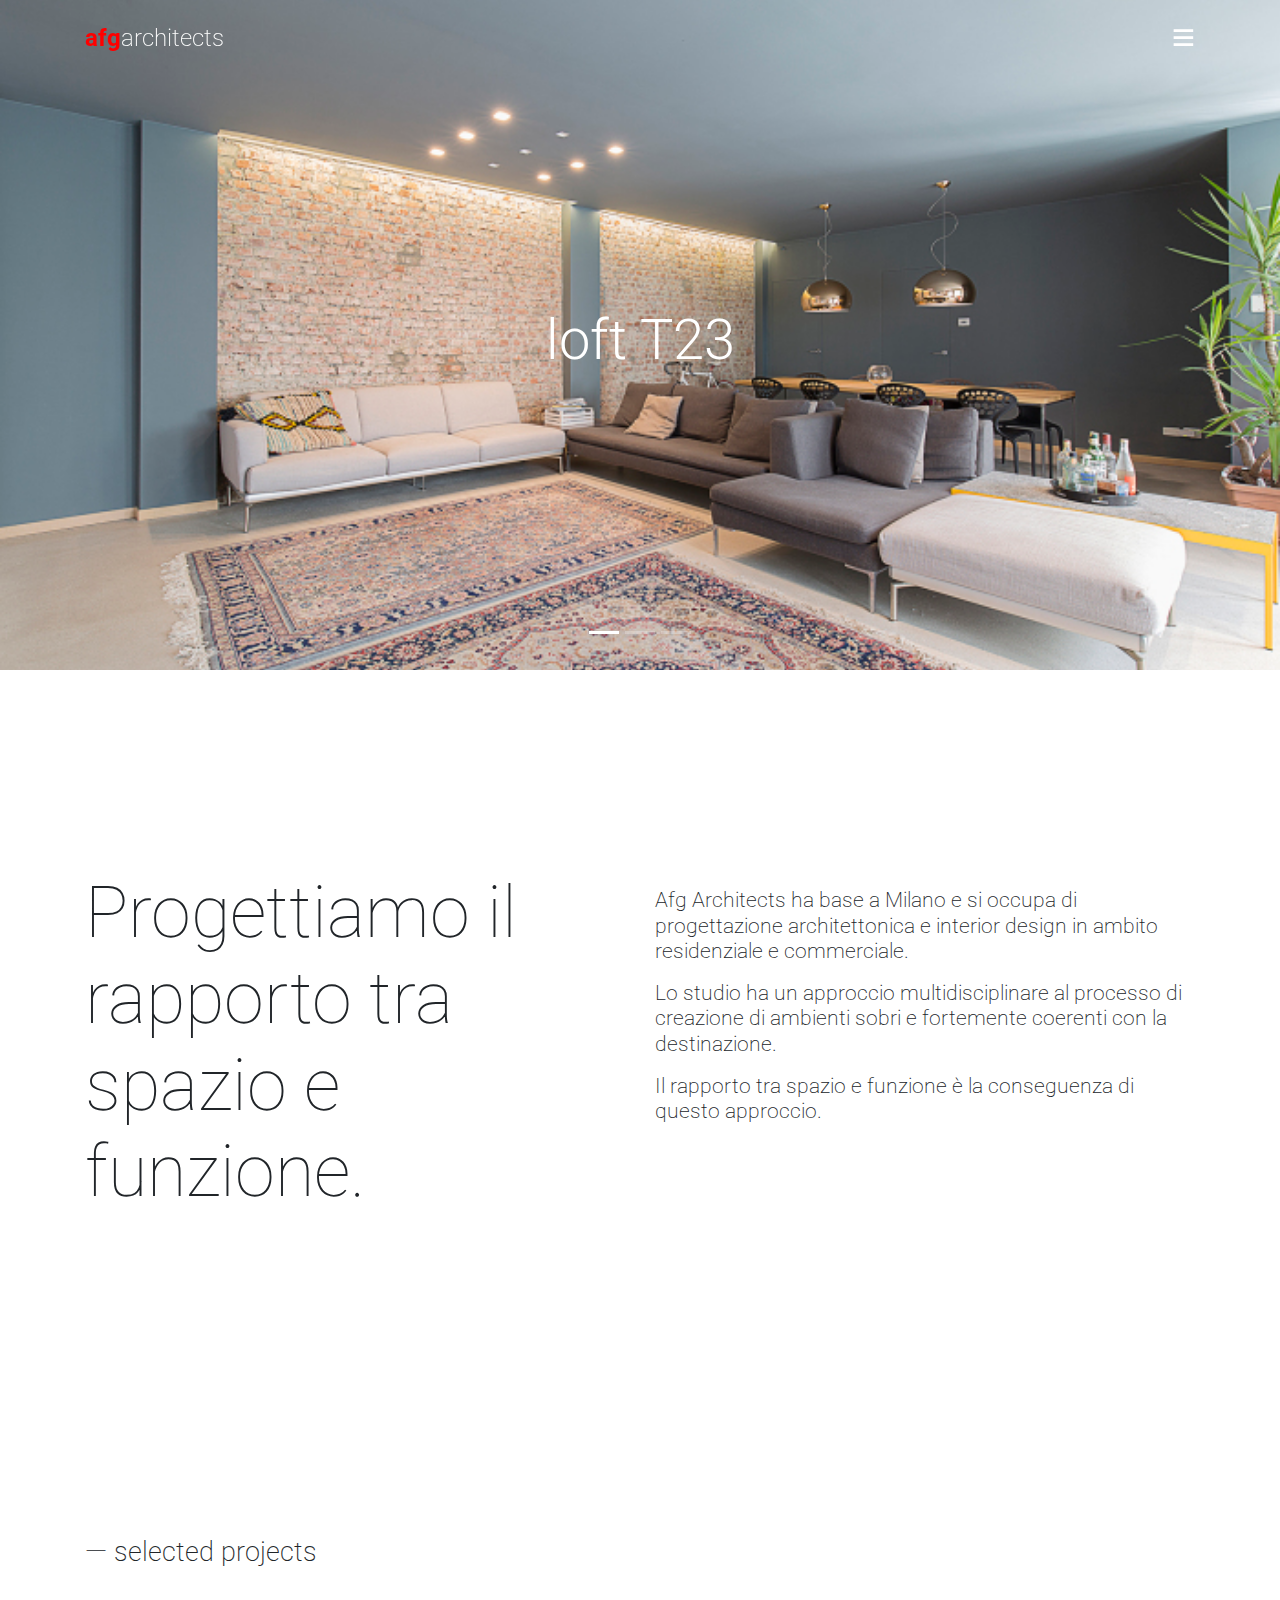
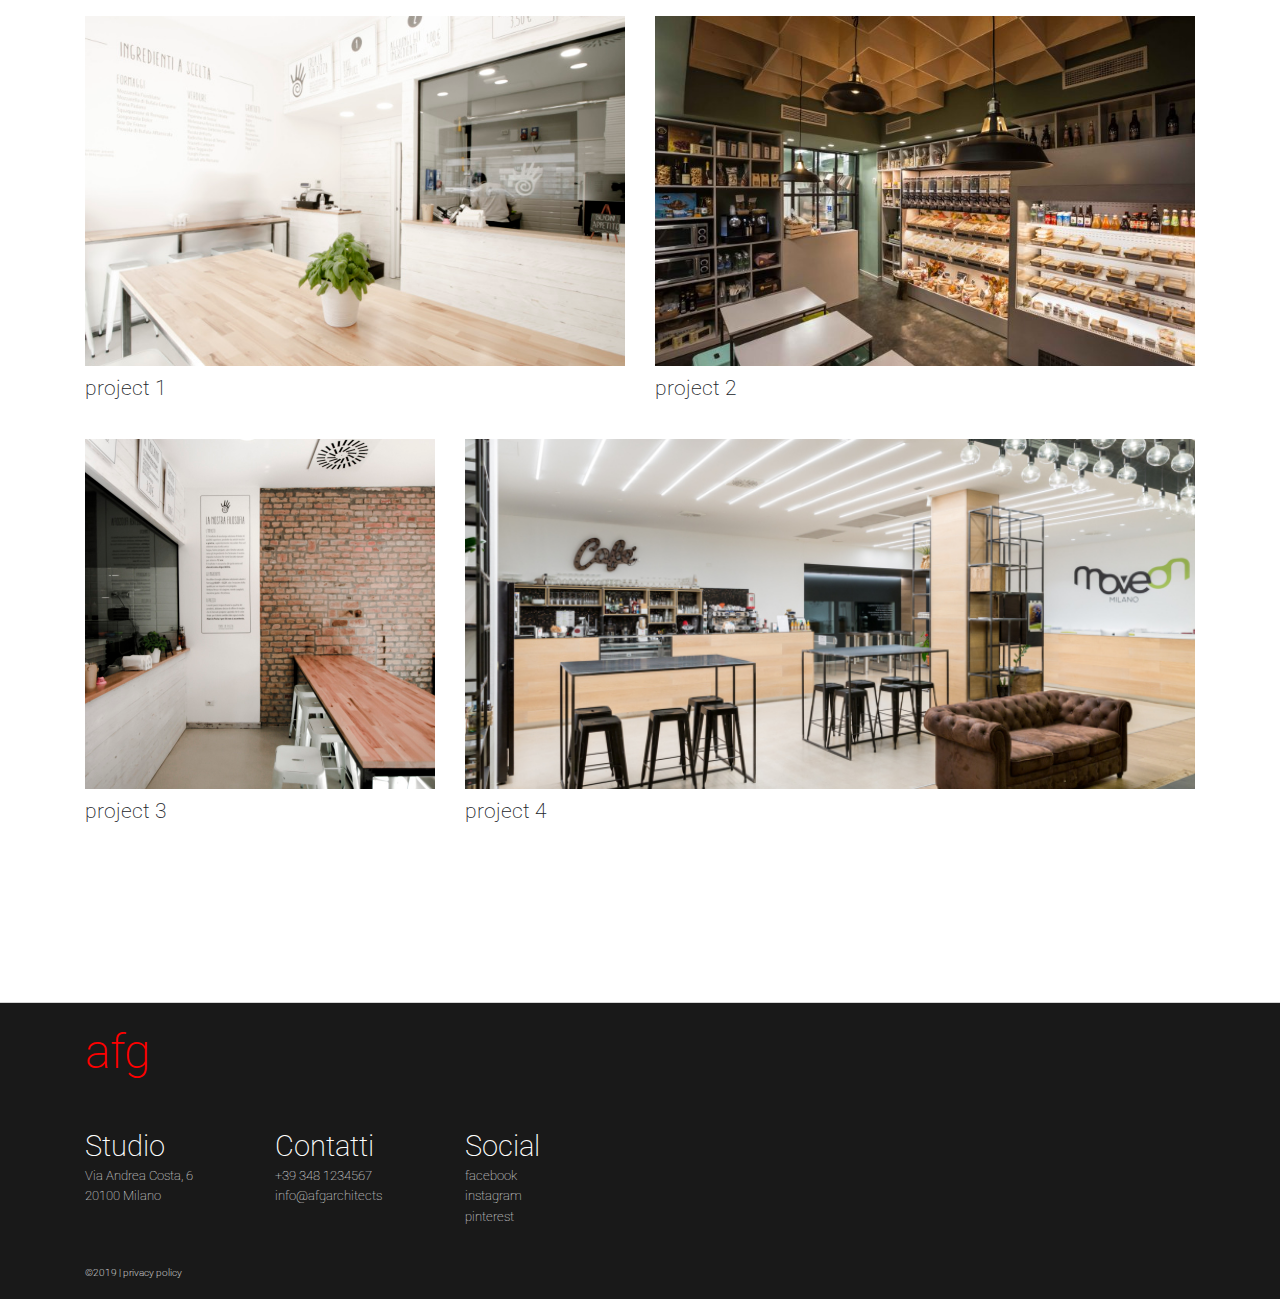
<file: index.html>
<!DOCTYPE html>
<html lang="it">
  <head>

    <!-- Global site tag (gtag.js) - Google Analytics -->
    <script async src="https://www.googletagmanager.com/gtag/js?id=UA-150417316-1"></script>
    <script>
      window.dataLayer = window.dataLayer || [];
      function gtag(){dataLayer.push(arguments);}
      gtag('js', new Date());

      gtag('config', 'UA-150417316-1');
    </script>

    <!-- Required meta tags -->
    <meta charset="utf-8">
    <meta name="viewport" content="width=device-width, initial-scale=1, shrink-to-fit=no">

    <!-- Bootstrap CSS -->
    <link rel="stylesheet" href="https://stackpath.bootstrapcdn.com/bootstrap/4.3.1/css/bootstrap.min.css" integrity="sha384-ggOyR0iXCbMQv3Xipma34MD+dH/1fQ784/j6cY/iJTQUOhcWr7x9JvoRxT2MZw1T" crossorigin="anonymous">
    <link rel="stylesheet" href="css/main.css">
    <link href="//maxcdn.bootstrapcdn.com/bootstrap/4.1.1/css/bootstrap.min.css" rel="stylesheet" id="bootstrap-css">
    <script src="//maxcdn.bootstrapcdn.com/bootstrap/4.1.1/js/bootstrap.min.js"></script>
    <script src="//cdnjs.cloudflare.com/ajax/libs/jquery/3.2.1/jquery.min.js"></script>

    <!-- Fonts -->
    <link href="https://fonts.googleapis.com/css?family=Cambay:400,400i,700,700i|Heebo:100,300,400,500,700,800,900|Hind:300,400,500,600,700|Khula:300,400,600,700,800|Lato:100,100i,300,300i,400,400i,700,700i,900,900i|Montserrat:100,100i,200,200i,300,300i,400,400i,500,500i,600,600i,700,700i,800,800i,900,900i|Muli:200,200i,300,300i,400,400i,600,600i,700,700i,800,800i,900,900i|Open+Sans:300,300i,400,400i,600,600i,700,700i,800,800i|PT+Sans:400,400i,700,700i|Poppins:100,100i,200,200i,300,300i,400,400i,500,500i,600,600i,700,700i,800,800i,900,900i|Quicksand:300,400,500,600,700|Raleway:100,100i,200,200i,300,300i,400,400i,500,500i,600,600i,700,700i,800,800i,900,900i|Roboto+Condensed:300,300i,400,400i,700,700i|Roboto:100,100i,300,300i,400,400i,500,500i,700,700i,900,900i|Source+Sans+Pro:200,200i,300,300i,400,400i,600,600i,700,700i,900,900i|Work+Sans:100,200,300,400,500,600,700,800,900|Yantramanav:100,300,400,500,700,900&display=swap&subset=latin-ext" rel="stylesheet">
    <link href="https://fonts.googleapis.com/css?family=Arimo:400,400i,700,700i&display=swap" rel="stylesheet">


    <!-- Title -->
    <title>Afg Architects | Progettazione Architettonica & Interior Design</title>
  </head>   
  
  <body> 

<!--Sticky Navbar inserire shadow-sm per alone navbar-->
    <nav class="navbar navbar-expand-xs fixed-top navbar-light bg-trans bg-trans.scrolled">
    <div class="container navbar-container">
        <a class="navbar-brand" href="#">
          <h1 class="bg-trans"><span style="color:red; font-weight: 700">afg</span><span style="font-weight:200;">architects</span></h1>
        </a>
        <div id="myNav" class="overlay">
            <a href="javascript:void(0)" class="closebtn" onclick="closeNav()" style=" font-weight:100;">&#8594;</a>
        <div class="overlay-content">
            <a class="nav-item active" href="#Home" href="javascript:void(0)" class="closebtn" onclick="closeNav()">Home</a>
            <a class="nav-item active" href="#portfolio" href="javascript:void(0)" class="closebtn" onclick="closeNav()">Portfolio</a>
            <a class="nav-item active" href="#studio"href="javascript:void(0)" class="closebtn" onclick="closeNav()">Studio</a>
            <a class="nav-item active" href="#contatti"href="javascript:void(0)" class="closebtn" onclick="closeNav()">Contatti</a>
            <a class="nav-item active social" href="https://pinterest.com" href="javascript:void(0)" class="closebtn" onclick="closeNav()">pinterest</a>
            <a class="nav-item active social" href="https://instagram.com" href="javascript:void(0)" class="closebtn" onclick="closeNav()">instagram</a>
            <a class="nav-item active social" href="https://facebook.com" href="javascript:void(0)" class="closebtn" onclick="closeNav()">facebook</a>
        </div>
    </div>
          <span class="menu" style="cursor:pointer" onclick="openNav()">&#8801;</span>
          <!--img src="images/hamburger menu.png" class="menu" style= "height:10px; cursor:pointer" onclick="openNav()"></img!-->
    </nav>


<!-- Header -->                 
  
   <div id="carouselExampleIndicators" class="carousel slide carousel-fade" data-ride="carousel">
      <ol class="carousel-indicators">
        <li data-target="#carouselExampleIndicators" data-slide-to="0" class="active"></li>
        <li data-target="#carouselExampleIndicators" data-slide-to="1"></li>
        <li data-target="#carouselExampleIndicators" data-slide-to="2"></li>
        <!--li data-target="#carouselExampleIndicators" data-slide-to="3"></li!-->
      </ol>

      <div class="carousel-inner">
            <div class="carousel-item active">
               <img class="d-block w-100" src="images/mg_8800.jpg" alt="First slide">
               <div class="carousel-caption" style="bottom: 40%">
                 <h2 class="display-4">loft T23</h2>
               </div>
            </div>
            <div class="carousel-item">
               <img class="d-block w-100" src="images/wls_vista-3d-4def.jpg" alt="Second slide">
               <div class="carousel-caption" style="bottom: 40%">
                 <h2 class="display-4">ogliastra</h2>
               </div>
            </div>
            <!--div class="carousel-item">
               <img class="d-block w-100" src="images/ortodibrerakitchen2018/4.jpg" alt="Third slide">
               <div class="carousel-caption" style="bottom: 40%">
               <h2 class="display-4">orto di brera kitchen & dried fruits</h2>
             </div>
            </div!-->
            <div class="carousel-item">
               <img class="d-block w-100" src="images/maniinpasta2015/2.jpg" alt="Third slide">
               <div class="carousel-caption" style="bottom: 40%">
               <h2 class="display-4">mani in pasta</h2>
            </div>
          </div>
      </div>
   </div>


<!-- About --> 
    <section id="about">
        <div class="container">  
          <div class="row row-about-1">
                <div class="col-md-6" >
                  <h3 class="title display-4" style="padding-bottom: 10px;"><span>Progettiamo il rapporto tra <br>spazio e funzione.</span></h3>
                </div>

                  <div class="col-md-6" style= "padding-top: 18px; line-height: 1.6rem">
                    
                    <p class="lead">Afg Architects ha base a Milano e si occupa di progettazione architettonica e interior design in ambito residenziale e commerciale.</p>
                      <p>Lo studio ha un approccio multidisciplinare al processo di creazione di ambienti sobri e fortemente coerenti con la destinazione.</p>
                      <p> Il rapporto tra spazio e funzione è la conseguenza di questo approccio.</p></span>
                      <!--a class="text-sm-right" href="https://" style="color: black">studio</a-->


                      
                </div>
          </div>
        </div>
    </section>



<!-- Portfolio -->

<section id="portfolio">
<div class="container"> 
      <div class="row row-project-title">
            <div class="col">
                <h3 class="display-4" style="font-size: 1.7rem; font-weight: 200;"><span style="font-size: 1.8rem; font-weight: 100;">&mdash; </span><span>selected projects</span></h3>
            </div>
      </div>

      <!--div class="row">
            <div class="col-md-4">
              <img src="images/mg_8800.jpg" class="image-fluid" alt="..."> 
                    <h3 class="display-3" style="font-size: 1.5rem;"><span style="font-size: 1.5rem; font-weight: lighter;">–– </span><span>loft T23</span></h3>
            </div>
            <div class="col-md-4">
              <img src="images/ortodibrera_via-maiocchi12_phclaudiacalegari-10.jpg" class="image-fluid" alt="..."> 
                    <h3 class="display-3" style="font-size: 1.5rem;"><span style="font-size: 1.5rem; font-weight: lighter;">–– </span><span>loft T23</span></h3>
            </div>
            <div class="col-md-4">
              <img src="images/mg_8800.jpg" class="image-fluid" alt="..."> 
                    <h3 class="display-3" style="font-size: 1.5rem;"><span style="font-size: 1.5rem; font-weight: lighter;">–– </span><span>loft T23</span></h3>
            </div>
     </div>

      <div class="row project-2">
            <div class="col-md-4 text-sm-right order-md-1 order-2">
                    <h3 class="display-3" style="font-size: 1.5rem;"><span style="font-size: 1.5rem; font-weight: lighter;">–– </span><span>loft T23</span></h3>
            </div>
            <div class="col-md-8 order-md-2 order-1">
              <img src="images/ortodibrera_via-maiocchi12_phclaudiacalegari-10.jpg" class="image-fluid card-img-top" alt="...">      
            </div>
      </div>

      <div class="row project-3">
            <div class="col-md-10">
              <img src="images/mg_8800.jpg" class="image-fluid card-img-top" alt="...">      
            </div>
            <div class="col-md-2 text-sm-left">
                    <h3 class="display-3" style="font-size: 1.5rem;"><span style="font-size: 1.5rem; font-weight: lighter;">–– </span><span>loft T23</span></h3>
            </div>
      </div>

      <div class="row row-project-4 row-project-5">
            <div class="col-md-6">
                    <img style="padding-top: 20px" src="images/moveon_gdi-29.jpg" class="image-fluid card-img-top" alt="...">
                    <h4 ><span class="text-muted" style="font-size: 1.5rem; font-weight: lighter;">–––  </span>Move On</h4>
            </div>
            <div class="col-md-6">
                    <img src="images/afg-img_2848post-prod489_sito.jpg" class="image-fluid card-img-top" alt="..." >
                    <h4 style="padding-top: 20px"><span class="text-muted" style="font-size: 1.5rem; font-weight: lighter;">–––  </span>Stand Cia International @Salone del Mobile</h4>
                </div>
      </div!-->
        <div class="row row-project">
            <div class="col-md-6" style="padding-top: 10px; padding-bottom: 10px">
                    <img src="images/maniinpasta2015/8.jpg" class="image-fluid" alt="...">
                    <h3 class="display-4" style="font-size: 1.3rem; font-weight: 200; padding-top: 10px; padding-bottom: 10px">project 1</h3>
            </div>
            <div class="col-md-6" style="padding-top: 10px; padding-bottom: 10px">
                    <img src="images/ortodibrera_via-maiocchi12_phclaudiacalegari-10.jpg" class="image-fluid" alt="...">
                    <h3 class="display-4" style="font-size: 1.3rem; font-weight: 200; padding-top: 10px; padding-bottom: 10px">project 2</h3>
            </div>
        </div>
           
         <!--div class="row row-project">
            <div class="col-md-3">
                    <img src="images/maniinpasta2015/13.jpg" class="image-fluid" alt="...">
                    <h3 class="display-4" style="font-size: 1.3rem; font-weight: 200; padding-top: 10px;"><span style="font-size: 1.8rem; font-weight: lighter;">–– </span><span>project 1</span></h3>
            </div>
            <div class="col-md-6">
                    <img src="images/moveon2015/3.jpg" class="image-fluid" alt="..." >
                    <h3 class="display-4" style="font-size: 1.3rem; font-weight: 200;padding-top: 10px"><span style="font-size: 1.8rem; font-weight: lighter;">–– </span><span>project 1</span></h3>
            </div>
            <div class="col-md-3">
                    <img src="images/soggiorno_defafg.jpg" class="image-fluid" alt="..." >
                    <h3 class="display-4" style="font-size: 1.3rem; font-weight: 200;padding-top: 10px"><span style="font-size: 1.8rem; font-weight: lighter;">–– </span><span>project 1</span></h3>
            </div>
        </div!-->

        <div class="row row-project">
            <div class="col-md-4" style="padding-top: 10px; padding-bottom: 10px">
                    <img src="images/maniinpasta2015/13.jpg" class="image-fluid" alt="...">
                    <h3 class="display-4" style="font-size: 1.3rem; font-weight: 200; padding-top: 10px; padding-bottom: 10px">project 3</h3>
            </div>
            <div class="col-md-8" style="padding-top: 10px; padding-bottom: 10px">
                    <img src="images/moveon2015/3.jpg" class="image-fluid" alt="..." >
                    <h3 class="display-4" style="font-size: 1.3rem; font-weight: 200; padding-top: 10px; padding-bottom: 10px">project 4</h3>
            </div>
        </div>
</section> 



<!--Footer---->   

        <section id="footer">
          <div class="container">
              <div class="row">  
                  <div class="col-sm-6 contatti">
                      <h5>afg</h5>
                  </div>
              </div>
              <div class="row">     
                  <div class="col-sm-2 contatti">
                      <h6>Studio</h6>
                      <p class="lead">Via Andrea Costa, 6</p>
                      <p>20100 Milano</p>
                  </div>
                  <div class="col-sm-2 contatti">
                      <h6>Contatti</h6>
                      <p class="lead">+39 348 1234567</p>
                      <p class="lead">info@afgarchitects</p>
                 </div>
                 <div class="col-sm-2 col align-self-end contatti">
                     <h6>Social</h6>
                     <p>facebook</p>
                     <p>instagram</p>
                     <p>pinterest</p>
                 </div>
              </div>
          </div>   
          <div class="container" style="border-top: 0.1px solid lightgra">
              <div class="row">
                 <div class="col-6 copyright">
                   <h6>&copy;2019 | privacy policy</h6>
                 </div>
                 
              </div>
          </div>  


         </section> 

   


    <!-- Optional JavaScript -->
    <!-- jQuery first, then Popper.js, then Bootstrap JS -->
    <script src="https://code.jquery.com/jquery-3.3.1.slim.min.js" integrity="sha384-q8i/X+965DzO0rT7abK41JStQIAqVgRVzpbzo5smXKp4YfRvH+8abtTE1Pi6jizo" crossorigin="anonymous"></script>
    <script src="https://cdnjs.cloudflare.com/ajax/libs/popper.js/1.14.7/umd/popper.min.js" integrity="sha384-UO2eT0CpHqdSJQ6hJty5KVphtPhzWj9WO1clHTMGa3JDZwrnQq4sF86dIHNDz0W1" crossorigin="anonymous"></script>
    <script src="https://stackpath.bootstrapcdn.com/bootstrap/4.3.1/js/bootstrap.min.js" integrity="sha384-JjSmVgyd0p3pXB1rRibZUAYoIIy6OrQ6VrjIEaFf/nJGzIxFDsf4x0xIM+B07jRM" crossorigin="anonymous"></script>
    
    <!-- Navs Menu Overlay-->
    <script>
      function openNav() {
      document.getElementById("myNav").style.width = "100%";
    }

    function closeNav() {
      document.getElementById("myNav").style.width = "0%";
    }
    </script>


   <!-- Trans Navbar posizione cambio colore-->
    <script>
      $(window).scroll(function(){
      $('nav').toggleClass('scrolled', $(this).scrollTop() > 600);  
      });
    </script>


  <!-- Carousel Intervallo Slide-->
    <script>
    $('.carousel').carousel({interval: 4500
    });
    </script>

  </body>
</html>
</file>
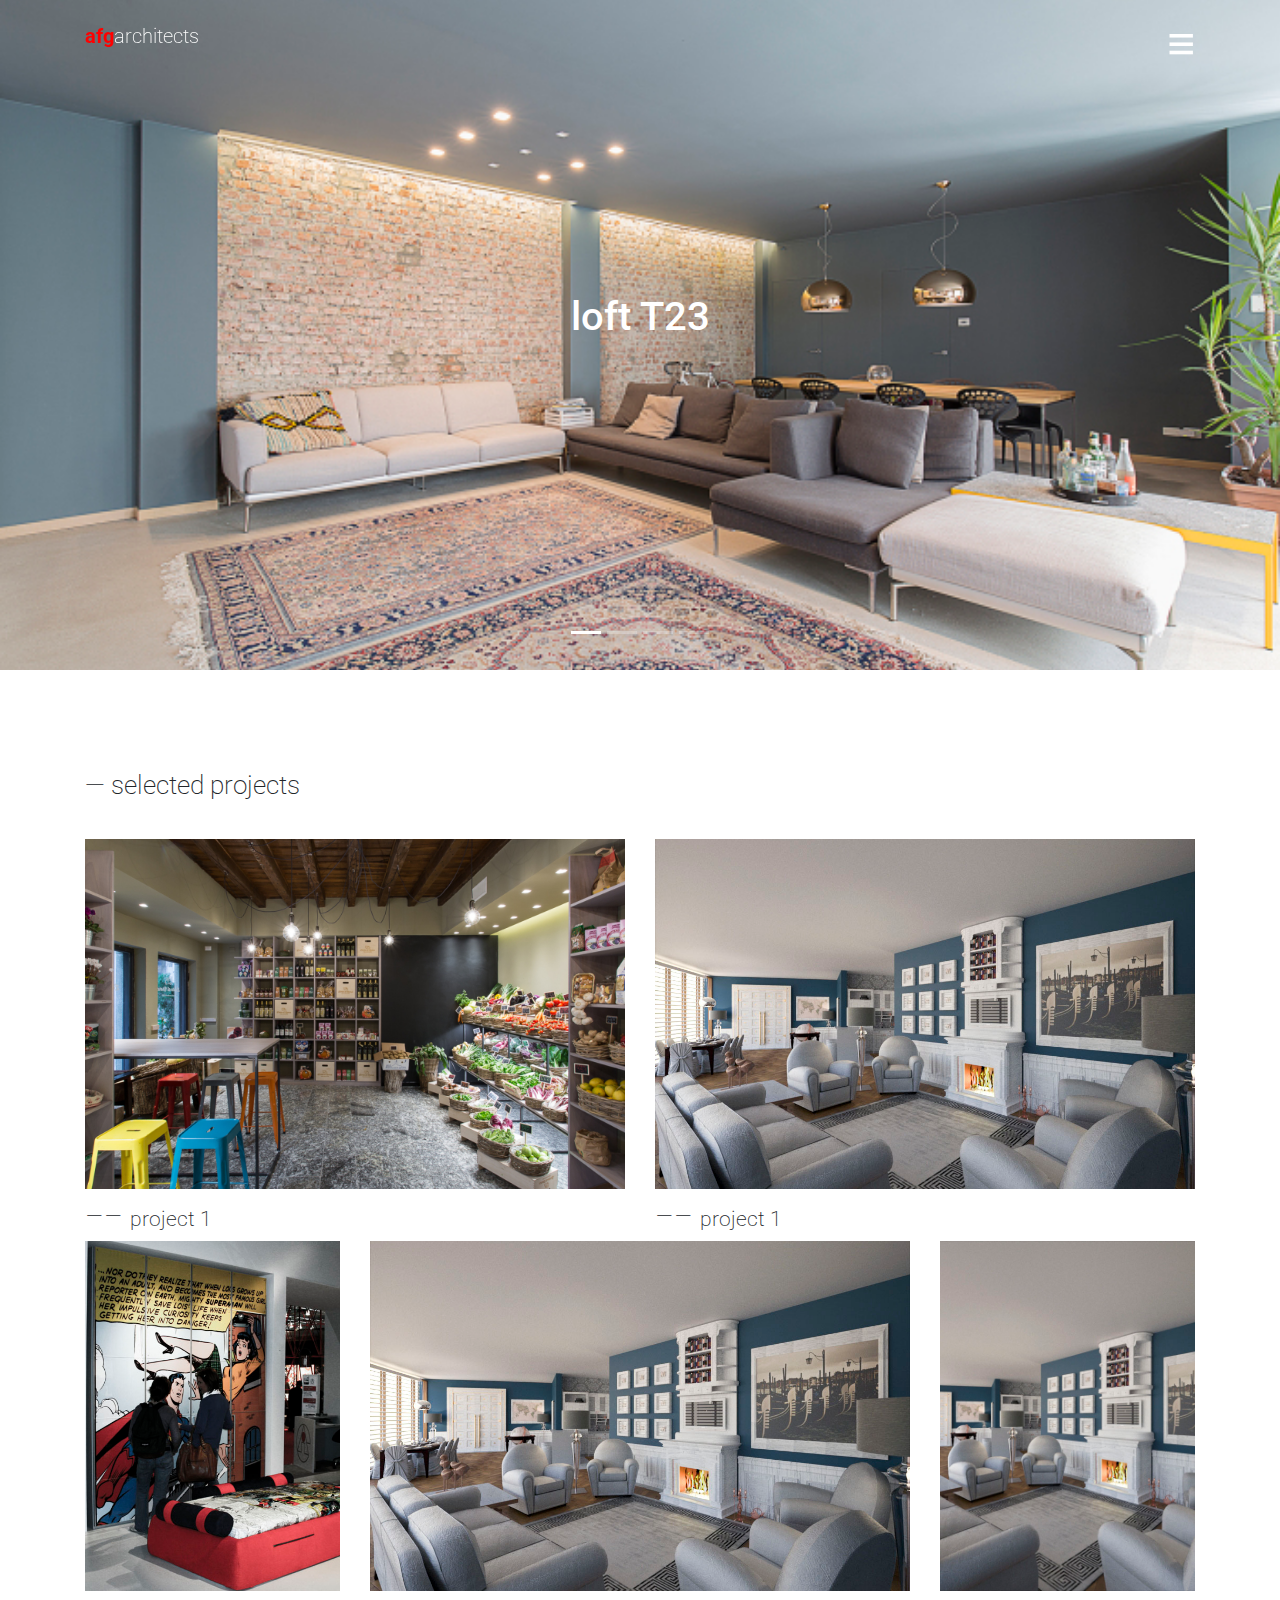
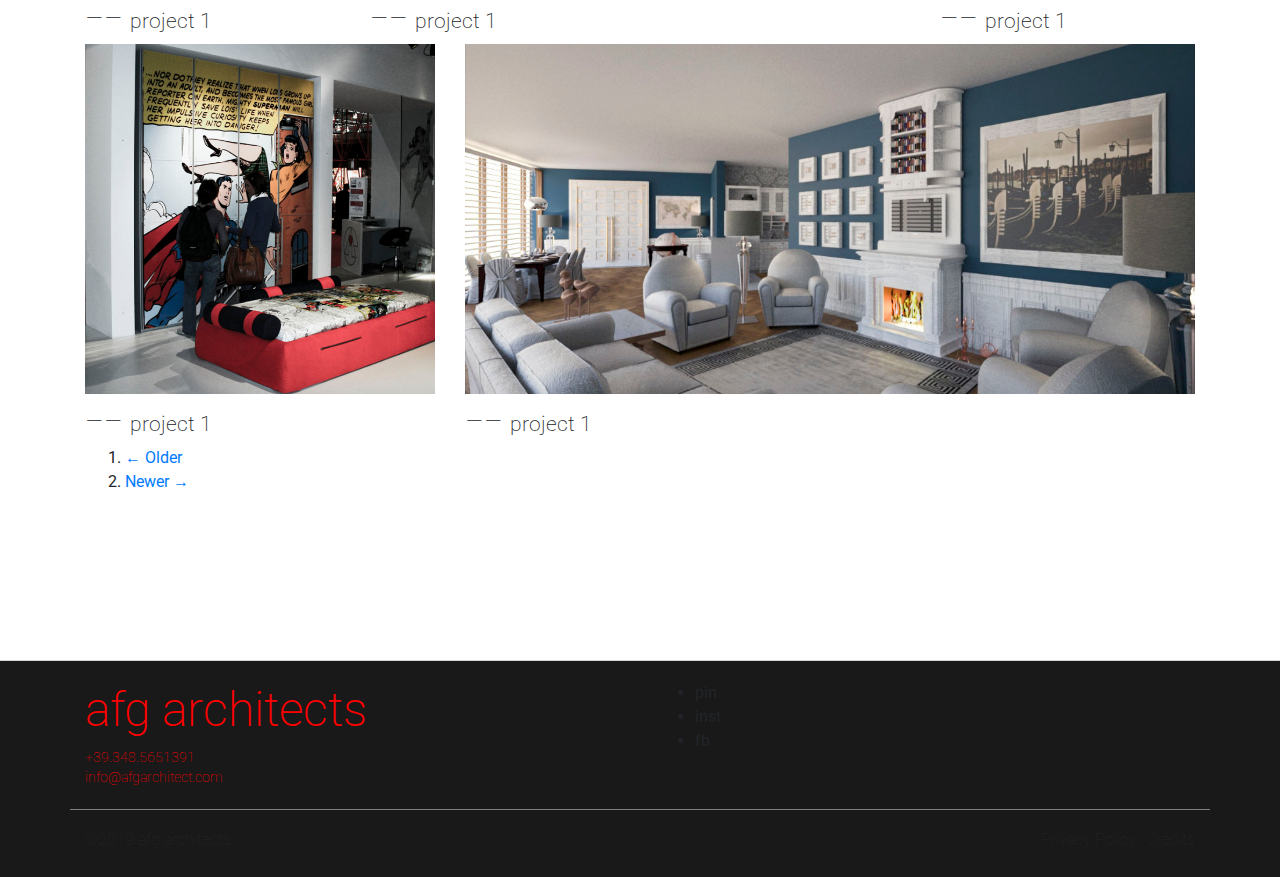
<file: portfolio.html>
<!DOCTYPE html>
<html lang="it">
  <head>
    <!-- Required meta tags -->
    <meta charset="utf-8">
    <meta name="viewport" content="width=device-width, initial-scale=1, shrink-to-fit=no">

    <!-- Bootstrap CSS -->
    <link rel="stylesheet" href="https://stackpath.bootstrapcdn.com/bootstrap/4.3.1/css/bootstrap.min.css" integrity="sha384-ggOyR0iXCbMQv3Xipma34MD+dH/1fQ784/j6cY/iJTQUOhcWr7x9JvoRxT2MZw1T" crossorigin="anonymous">
    <link rel="stylesheet" href="css/main.css">
    <link href="//maxcdn.bootstrapcdn.com/bootstrap/4.1.1/css/bootstrap.min.css" rel="stylesheet" id="bootstrap-css">
    <script src="//maxcdn.bootstrapcdn.com/bootstrap/4.1.1/js/bootstrap.min.js"></script>
    <script src="//cdnjs.cloudflare.com/ajax/libs/jquery/3.2.1/jquery.min.js"></script>

    <!-- Fonts -->
    <link href="https://fonts.googleapis.com/css?family=Arimo|Assistant|Darker+Grotesque:300,400|Josefin+Sans:300,400|Lato:300,400|Nanum+Gothic|Noto+Sans+KR:300,400|Noto+Sans+TC:300,400|Nunito|Pontano+Sans|Quicksand:300,400|Rajdhani|Roboto|Source+Sans+Pro:300,400|Thasadith&display=swap" rel="stylesheet">

    <!-- Title -->
    <title>AFG Architects | Progettazione Architettonica & Interior Design</title>
  </head>   
  
  <body> 

<!--Sticky Navbar inserire shadow-sm per alone navbar-->
    <nav class="navbar navbar-expand-xs fixed-top navbar-light bg-trans bg-trans.scrolled">
      <div class="container navbar-container">
        <a class="navbar-brand" href="#">
          <p class="bg-trans"><span><strong style="color:red">afg</strong></span><span style="font-weight:200;">architects</span></p>
        </a>
        <div id="myNav" class="overlay">
        <a href="javascript:void(0)" class="closebtn" onclick="closeNav()" style="font-size:3rem; font-weight:100;">&times;</a>
          <div class="overlay-content">
            <a class="nav-item active" href="#portfolio" href="javascript:void(0)" class="closebtn" onclick="closeNav()">Portfolio</a>
            <a class="nav-item active" href="#team"href="javascript:void(0)" class="closebtn" onclick="closeNav()">Profilo</a>
            <a class="nav-item active" href="#contatti"href="javascript:void(0)" class="closebtn" onclick="closeNav()">Contatti</a>
          </div>
        </div>
          <span style="font-size: 3rem; font-weight:100; cursor:pointer" onclick="openNav()">&#8801;</span>
    </nav>


<!-- Header -->                 
  
   <div id="carouselExampleIndicators" class="carousel slide carousel-fade" data-ride="carousel">
      <ol class="carousel-indicators">
        <li data-target="#carouselExampleIndicators" data-slide-to="0" class="active"></li>
        <li data-target="#carouselExampleIndicators" data-slide-to="1"></li>
        <li data-target="#carouselExampleIndicators" data-slide-to="2"></li>
        <li data-target="#carouselExampleIndicators" data-slide-to="3"></li>
      </ol>
      <div class="carousel-inner">
            <div class="carousel-item active">
               <img class="d-block w-100" src="images/mg_8800.jpg" alt="First slide">
               <div class="carousel-caption" style="bottom: 45%; font-weight: lighter;">
                 <h1>loft T23</h1>
               </div>
            </div>
            <div class="carousel-item">
               <img class="d-block w-100" src="images/wls_vista-3d-4def.jpg" alt="Second slide">
               <div class="carousel-caption" style="bottom: 45%; font-weight: lighter;">
                 <h2>residenza privata</h2>
               </div>
            </div>
            <div class="carousel-item">
               <img class="d-block w-100" src="images/ortodibrera_via-maiocchi12_phclaudiacalegari-10.jpg" alt="Third slide">
            </div>
            <div class="carousel-item">
               <img class="d-block w-100" src="images/soggiorno_defafg.jpg" alt="Third slide">
            </div>
      </div>
   </div>


<!-- About --> 
    <!--section id="about">
        <div class="container">  
            <div class="row row-about-1">
                <div class="col-lg-6">
                    <h2 class="display-3" style="font-size: 3rem">afg studio & partners</h2>
                      <p class="lead" style= "font-size: 1.1rem; vertical-align: middle"> ha base a Milano e si occupa di progettazione architettonica e interior design in ambito residenziale e commerciale.</p>
                      <p class="lead" style="font-size: 1.1rem;vertical-align: middle">Lo studio ha un approccio multidisciplinare al processo di creazione di ambienti sobri e fortemente coerenti con la destinazione.</p>
                      <p class="lead"style="font-size: 1.1rem;"> Il rapporto tra spazio e funzione è la conseguenza di questo approccio.</p>
                </div>
                <div class="col-lg-6">
                    <img src="images/blackmamba_gdi-1.jpg" class="image-fluid card-img-top">
                </div>
            </div>
        </div>
    </section!-->



<!-- Portfolio -->

<section id="portfolio">
<div class="container"> 
      <div class="row row-project-title">
            <div class="col">
                <h3 class="display-4" style="font-size: 1.6rem; font-weight: 200;"><span style="font-size: 1.6rem; font-weight: lighter;">&mdash; </span><span>selected projects</span></h3>
            </div>
      </div>

      <!--div class="row">
            <div class="col-md-4">
              <img src="images/mg_8800.jpg" class="image-fluid" alt="..."> 
                    <h3 class="display-3" style="font-size: 1.5rem;"><span style="font-size: 1.5rem; font-weight: lighter;">–– </span><span>loft T23</span></h3>
            </div>
            <div class="col-md-4">
              <img src="images/ortodibrera_via-maiocchi12_phclaudiacalegari-10.jpg" class="image-fluid" alt="..."> 
                    <h3 class="display-3" style="font-size: 1.5rem;"><span style="font-size: 1.5rem; font-weight: lighter;">–– </span><span>loft T23</span></h3>
            </div>
            <div class="col-md-4">
              <img src="images/mg_8800.jpg" class="image-fluid" alt="..."> 
                    <h3 class="display-3" style="font-size: 1.5rem;"><span style="font-size: 1.5rem; font-weight: lighter;">–– </span><span>loft T23</span></h3>
            </div>
     </div>

      <div class="row project-2">
            <div class="col-md-4 text-sm-right order-md-1 order-2">
                    <h3 class="display-3" style="font-size: 1.5rem;"><span style="font-size: 1.5rem; font-weight: lighter;">–– </span><span>loft T23</span></h3>
            </div>
            <div class="col-md-8 order-md-2 order-1">
              <img src="images/ortodibrera_via-maiocchi12_phclaudiacalegari-10.jpg" class="image-fluid card-img-top" alt="...">      
            </div>
      </div>

      <div class="row project-3">
            <div class="col-md-10">
              <img src="images/mg_8800.jpg" class="image-fluid card-img-top" alt="...">      
            </div>
            <div class="col-md-2 text-sm-left">
                    <h3 class="display-3" style="font-size: 1.5rem;"><span style="font-size: 1.5rem; font-weight: lighter;">–– </span><span>loft T23</span></h3>
            </div>
      </div>

      <div class="row row-project-4 row-project-5">
            <div class="col-md-6">
                    <img style="padding-top: 20px" src="images/moveon_gdi-29.jpg" class="image-fluid card-img-top" alt="...">
                    <h4 ><span class="text-muted" style="font-size: 1.5rem; font-weight: lighter;">–––  </span>Move On</h4>
            </div>
            <div class="col-md-6">
                    <img src="images/afg-img_2848post-prod489_sito.jpg" class="image-fluid card-img-top" alt="..." >
                    <h4 style="padding-top: 20px"><span class="text-muted" style="font-size: 1.5rem; font-weight: lighter;">–––  </span>Stand Cia International @Salone del Mobile</h4>
                </div>
      </div!-->
        <div class="row row-project">
            <div class="col-md-6">
                    <img src="images/lorto-di-brera-5.jpg" class="image-fluid" alt="...">
                    <h3 class="display-4" style="font-size: 1.3rem; font-weight: 200; padding-top: 10px;"><span style="font-size: 1.8rem; font-weight: lighter;">–– </span><span>project 1</span></h3>
            </div>
            <div class="col-md-6">
                    <img src="images/soggiorno_defafg.jpg" class="image-fluid" alt="..." >
                    <h3 class="display-4" style="font-size: 1.3rem; font-weight: 200; padding-top: 10px;"><span style="font-size: 1.8rem; font-weight: lighter;">–– </span><span>project 1</span></h3>
            </div>
        </div>
           
         <div class="row row-project">
            <div class="col-md-3">
                    <img src="images/afg-img_2848post-prod489_sito.jpg" class="image-fluid" alt="...">
                    <h3 class="display-4" style="font-size: 1.3rem; font-weight: 200; padding-top: 10px;"><span style="font-size: 1.8rem; font-weight: lighter;">–– </span><span>project 1</span></h3>
            </div>
            <div class="col-md-6">
                    <img src="images/soggiorno_defafg.jpg" class="image-fluid" alt="..." >
                    <h3 class="display-4" style="font-size: 1.3rem; font-weight: 200;padding-top: 10px"><span style="font-size: 1.8rem; font-weight: lighter;">–– </span><span>project 1</span></h3>
            </div>
            <div class="col-md-3">
                    <img src="images/soggiorno_defafg.jpg" class="image-fluid" alt="..." >
                    <h3 class="display-4" style="font-size: 1.3rem; font-weight: 200;padding-top: 10px"><span style="font-size: 1.8rem; font-weight: lighter;">–– </span><span>project 1</span></h3>
            </div>
        </div>

        <div class="row row-project">
            <div class="col-md-4">
                    <img src="images/afg-img_2848post-prod489_sito.jpg" class="image-fluid" alt="...">
                    <h3 class="display-4" style="font-size: 1.3rem; font-weight: 200; padding-top: 10px;"><span style="font-size: 1.8rem; font-weight: lighter;">–– </span><span>project 1</span></h3>
            </div>
            <div class="col-md-8">
                    <img src="images/soggiorno_defafg.jpg" class="image-fluid" alt="..." >
                    <h3 class="display-4" style="font-size: 1.3rem; font-weight: 200; padding-top: 10px"><span style="font-size: 1.8rem; font-weight: lighter;">–– </span><span>project 1</span></h3>
            </div>
        </div>

    
            

            <nav aria-label="...">
  <ol class="pager">
    <li class="previous"><a href="#"><span aria-hidden="true">&larr;</span> Older</a></li>
    <li class="next"><a href="#">Newer <span aria-hidden="true">&rarr;</span></a></li>
  </ol>
</nav>
</section> 



<!--Footer---->   

        <section id="footer">
          <div class="container">
              <div class="row">
                 <div class="col-6 contatti">
                   <h5 style="padding-bottom: 10px">afg architects</h5>
                   <h5 style="font-size: 14px; font-weight: lighter;">+39.348.5651391</h5>
                   <h5 style="font-size: 14px; font-weight: lighter;">info@afgarchitect.com</h5>
                 </div>
                 <div class="col-6">
                  <ul>
                    <li>pin</li>
                    <li>inst</li>
                    <li>fb</li>
                  </ul>
                 </div>
              </div>
          </div>  
          <div class="container" style="border-top: 0.1px solid gray">
              <div class="row">
                 <div class="col-6">
                   <h6 style="font-weight: lighter;">&copy;2019 afg architects</h6>
                 </div>
                 <div class="col-6">
                   <h6 class="text-right" style="font-weight: lighter;">Privacy Policy | Credits</h6>
                 </div>
              </div>
          </div>  


         </section> 

   


    <!-- Optional JavaScript -->
    <!-- jQuery first, then Popper.js, then Bootstrap JS -->
    <script src="https://code.jquery.com/jquery-3.3.1.slim.min.js" integrity="sha384-q8i/X+965DzO0rT7abK41JStQIAqVgRVzpbzo5smXKp4YfRvH+8abtTE1Pi6jizo" crossorigin="anonymous"></script>
    <script src="https://cdnjs.cloudflare.com/ajax/libs/popper.js/1.14.7/umd/popper.min.js" integrity="sha384-UO2eT0CpHqdSJQ6hJty5KVphtPhzWj9WO1clHTMGa3JDZwrnQq4sF86dIHNDz0W1" crossorigin="anonymous"></script>
    <script src="https://stackpath.bootstrapcdn.com/bootstrap/4.3.1/js/bootstrap.min.js" integrity="sha384-JjSmVgyd0p3pXB1rRibZUAYoIIy6OrQ6VrjIEaFf/nJGzIxFDsf4x0xIM+B07jRM" crossorigin="anonymous"></script>
    
    <!-- Navs Menu Overlay-->
    <script>
      function openNav() {
      document.getElementById("myNav").style.width = "100%";
    }

    function closeNav() {
      document.getElementById("myNav").style.width = "0%";
    }
    </script>

   <!-- Trans Navbar change color-->
    <script>
      $(window).scroll(function(){
      $('nav').toggleClass('scrolled', $(this).scrollTop() > 600);  
      });
    </script>

    <script>
    $('.carousel').carousel({interval: 4500
    });
    </script>

  </body>
</html>
</file>
<file: css/main.css>
/**font-family: 'Open Sans', sans-serif;
font-family: 'Roboto', sans-serif;
font-family: 'Montserrat', sans-serif;
font-family: 'Roboto Condensed', sans-serif;
font-family: 'Source Sans Pro', sans-serif;
font-family: 'Raleway', sans-serif;
font-family: 'Poppins', sans-serif;
font-family: 'Muli', sans-serif;
font-family: 'Lato', sans-serif;
font-family: 'Quicksand', sans-serif;
font-family: 'Heebo', sans-serif;
font-family: 'Work Sans', sans-serif;
font-family: 'Yantramanav', sans-serif;
font-family: 'Khula', sans-serif;
font-family: 'Hind', sans-serif;
font-family: 'PT Sans', sans-serif;
font-family: 'Cambay', sans-serif;**/

body {
  font-family: 'BlinkMacSystemFont';
  ont-family: 'Arimo', sans-serif;
}

/*******navbar**********/

.navbar {	
  width: 100%;
  position: fixed;
  height: auto;
  margin: auto;
  padding: 0px;
}



.bg-trans {
  color: white;
}


.bg-trans h1 {
  font-size: 1.5rem;
  margin-bottom: 0;
}


.bg-trans {
  transition: 650ms ease;
  background: transparent !important;
}

  
.bg-trans.scrolled {
  background: white !important;
  color: black;
  box-shadow: 0 0 0.4px 0;
}

.bg-trans.scrolled h1 {
  color: black !important;
}

.menu {
  font-weight: lighter;
  font-size: 2.5rem;

}

/*.menu:hover {
  color: red;
}*/

@media screen and (max-width: 540px) {
  .bg-trans h1 {
    font-size: 1.3rem;
    
  }

  .menu {
    font-size: 2rem;
  }

  .overlay .social {
    font-size: 15px;
  }
}


/* The Overlay (background) */
.overlay {
  /* Height & width depends on how you want to reveal the overlay (see JS below) */    
  height: 100%;
  width: 0;
  position: fixed; /* Stay in place */
  z-index: 1; /* Sit on top */
  right: 0;  
  top: 0;
  background-color: rgb(0,0,0); /* Black fallback color */
  background-color: rgba(0,0,0,0.9); /* Black w/opacity */
  overflow-x: hidden; /* Disable horizontal scroll */
  transition: 0.4s; /* 0.5 second transition effect to slide in or slide down the overlay (height or width, depending on reveal) */
}

/* Position the content inside the overlay */
.overlay-content {
  position: relative;
  top: 15%; /* 25% from the top */
  width: 80%; /* 100% width */
  text-align: right; /* Posizione text/links */
  /*margin-top: 10px; /* 30px top margin to avoid conflict with the close button on smaller screens */
}

/* The navigation links inside the overlay */
.overlay a {
  padding: 5px;
  text-decoration: none;
  font-size: 55px;
  font-weight: 100;
  text-align: right;
  color: white;
  display: block; /* Display block instead of inline */
  transition: 0.2s; /* Transition effects on hover (color) */
}

.overlay .social {
  padding-top: 25px;
  text-decoration: none;
  font-size: 20px;
  font-weight: 100;
  float: right;
  color: white;
  display: inline; /* Display block instead of inline */
  transition: 0.2s; /* Transition effects on hover (color) */
}

/* When you mouse over the navigation links, change their color */
.overlay a:hover {
  color: red;
}

/* Position the close button (top right corner) */
.overlay .closebtn {
  position: relative;
  top: 10%;
  width: 88%;
  text-align: right; 
  font-size: 40px;
  font-weight: 100;
  /*margin-top: 30px;*/
}

/* When the height of the screen is less than 450 pixels, change the font-size of the links and position the close button again, so they don't overlap */
@media screen and (max-width: 540px) {
  .overlay a {
    font-size: 45px;
  }

  .overlay .closebtn {
    font-size: 30px;
  }

  .overlay .social {
    font-size: 15px;
  }
}


/***********Header**************/

#carouselExampleIndicators img {
  height: 670px;
  min-height: 600px;
  width: 100%;
  object-fit: cover;
  background-color: rgb(0,0,0,1), rgba(0,0,0,2);
}

.display-4 {
    font-size: 3rem;
    font-weight: 200;
  }

@media screen and (max-width: 540px) {
  .display-4 {
    font-size: 2.2rem;
  }
}




/*.jumbotron {
  height: 700px;
  padding: 0;
  margin-bottom: 0;
	background: linear-gradient(rgba(0,0,0,0), rgba(0,0,0,0.3)), ur('../images/wls_vista-3d-4def.jpg') no-repeat center / cover;
	color: #ffff;
  box-shadow: 0 0 5px 0;
}

.header-h1 {
 padding-top: 390px;
}

.header-h1 h1{
 font-size: 3.2em;
 font-weight: 500;
 text-shadow: black
}


/**About**/


#about .container {
  padding-top: 200px;
  padding-bottom: 200px;
}

#about .row-about-1 .col-lg-6 {
  padding-bottom: 50px;
  line-height: 1.8rem;
}

#about h3 {
    font-size: 4.5rem;
    font-weight: 100;
  }

#about p {
  font-size: 1.3rem;
  font-weight: 200;
}

@media screen and (max-width: 540px) {
  
  #about .container {
  padding-top: 150px;
  padding-bottom: 100px;
}

  #about h3 {
    font-size:3.3rem;
    font-weight: 200;
  }

  #about p {
  font-size: 1.3rem;
  }
}




/**Portfolio**/

#portfolio .container {
  padding-top: 100px;
  padding-bottom: 150px;
  }

#portfolio .row-project-title {
  padding-bottom: 30px;
}  

#portfolio .row-project img {
    width: 100%;
    height: 350px;
    display: block;
    object-fit: cover;
  }

#portfolio .row-project img:hover {
  color: red;
}
    

  
	/**Footer**/

#footer {
  background-color: rgb(0,0,0); /* Black fallback color */
  background-color: rgba(0,0,0,0.9); /* Black w/opacity */
  border-top: 0.1px solid lightgray;
}

#footer .row {
padding-bottom: 20px;
padding-top: 20px;
}

#footer .contatti h5 {
  margin-bottom: 0;
  color: red;
  font-size: 3rem;
  font-weight: 200; 
  padding-bottom: 3px;
} 

#footer .contatti h6 {
  margin-bottom: 0;
  color: white;
  font-size: 1.8rem;
  font-weight: 200; 
  padding-top: 5px;
  padding-bottom: 3px;
} 

#footer .contatti p {
  margin-bottom: 0;
  color: white;
  font-size: 0.8rem;
  font-weight: 100;
  padding-top: 0px;
  padding-bottom: 1px;
  display: block;
  text-align: left;

}  

#footer .copyright h6{
  margin-bottom: 0;
  color: white;
  font-size: 10px;
  font-weight: 200;
  text-align: left;
} 

@media screen and (max-width: 540px) {

#footer .contatti h5 {
  font-size: 2.5rem;
  font-weight: 200; 
  padding-top: px;
  padding-bottom: 5px;
} 

#footer .contatti h6 {
  font-size: 1.3rem;
  font-weight: 200; 
  padding-top: 15px;
  padding-bottom: 3px;
} 

#footer .contatti p {
  font-size: 0.8rem;
  font-weight: 100;
  padding-top: 0px;
  padding-bottom: 0px;
  }
</file>
